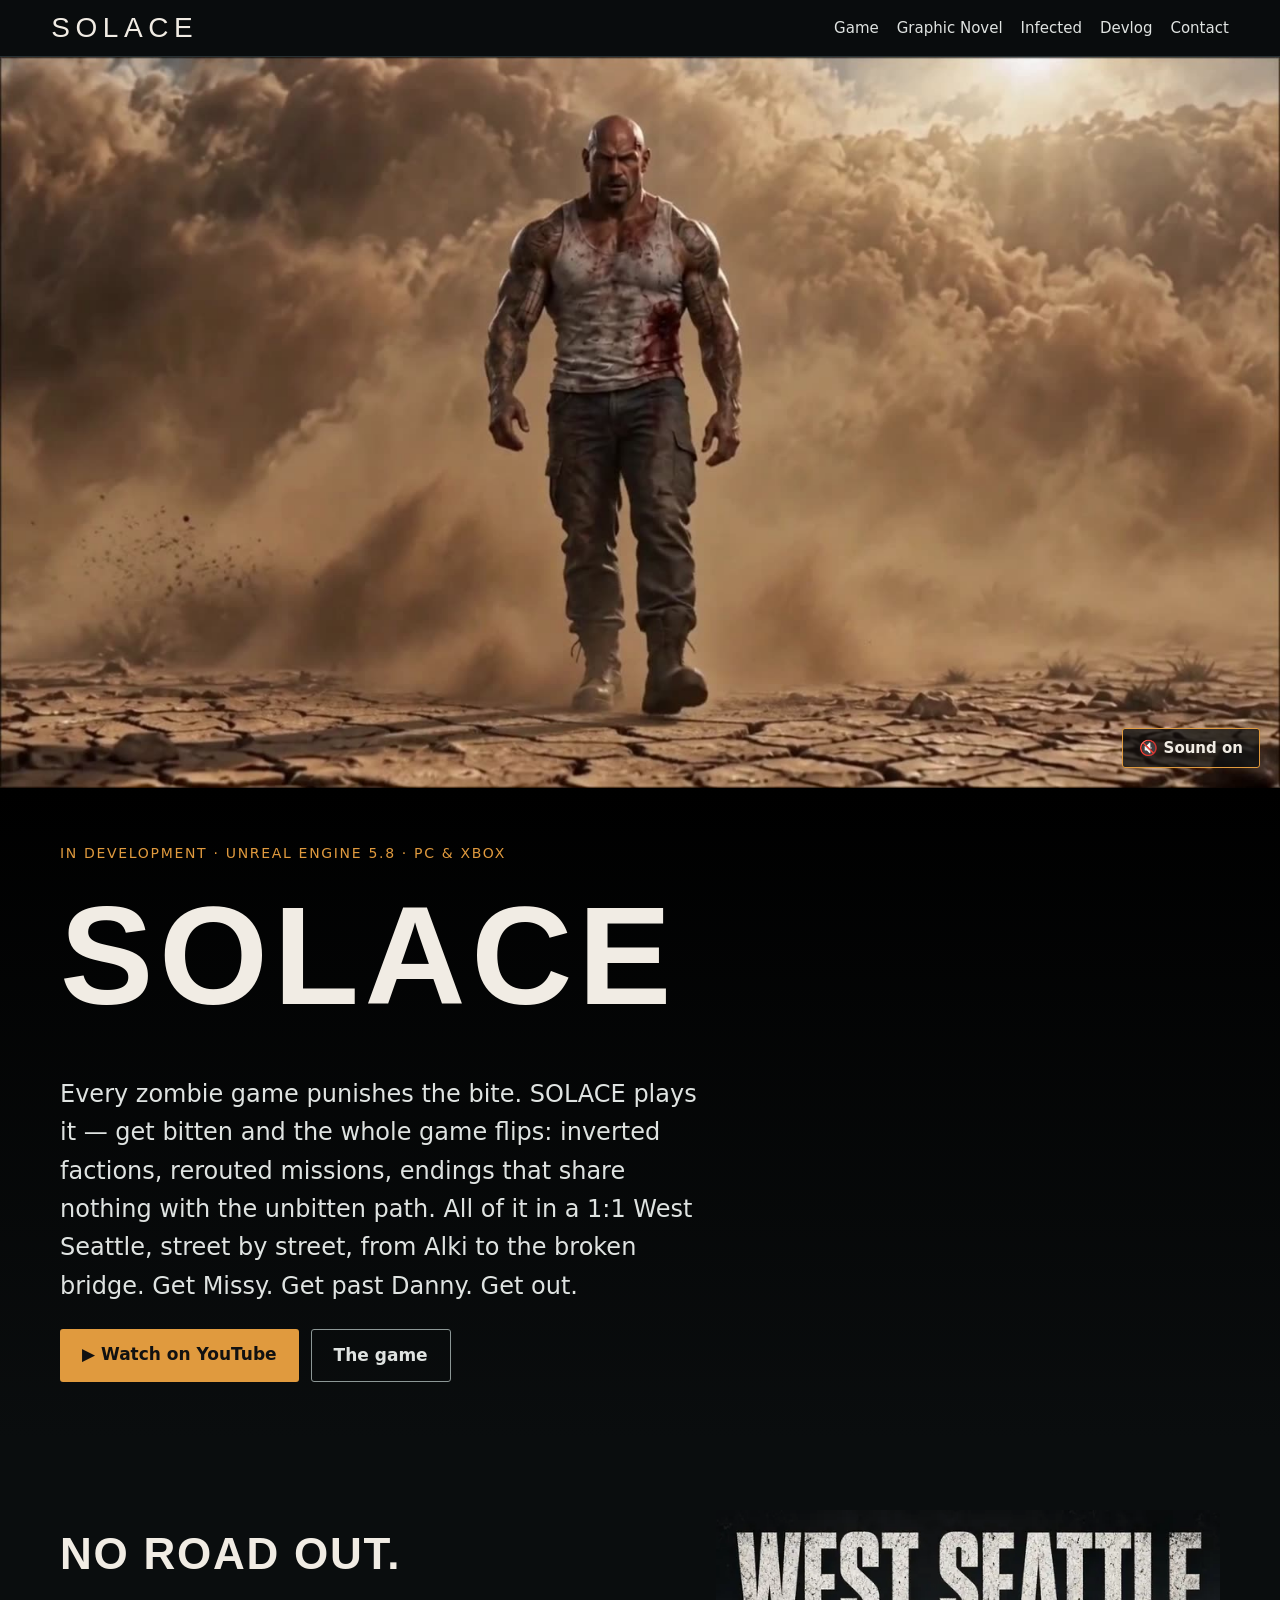
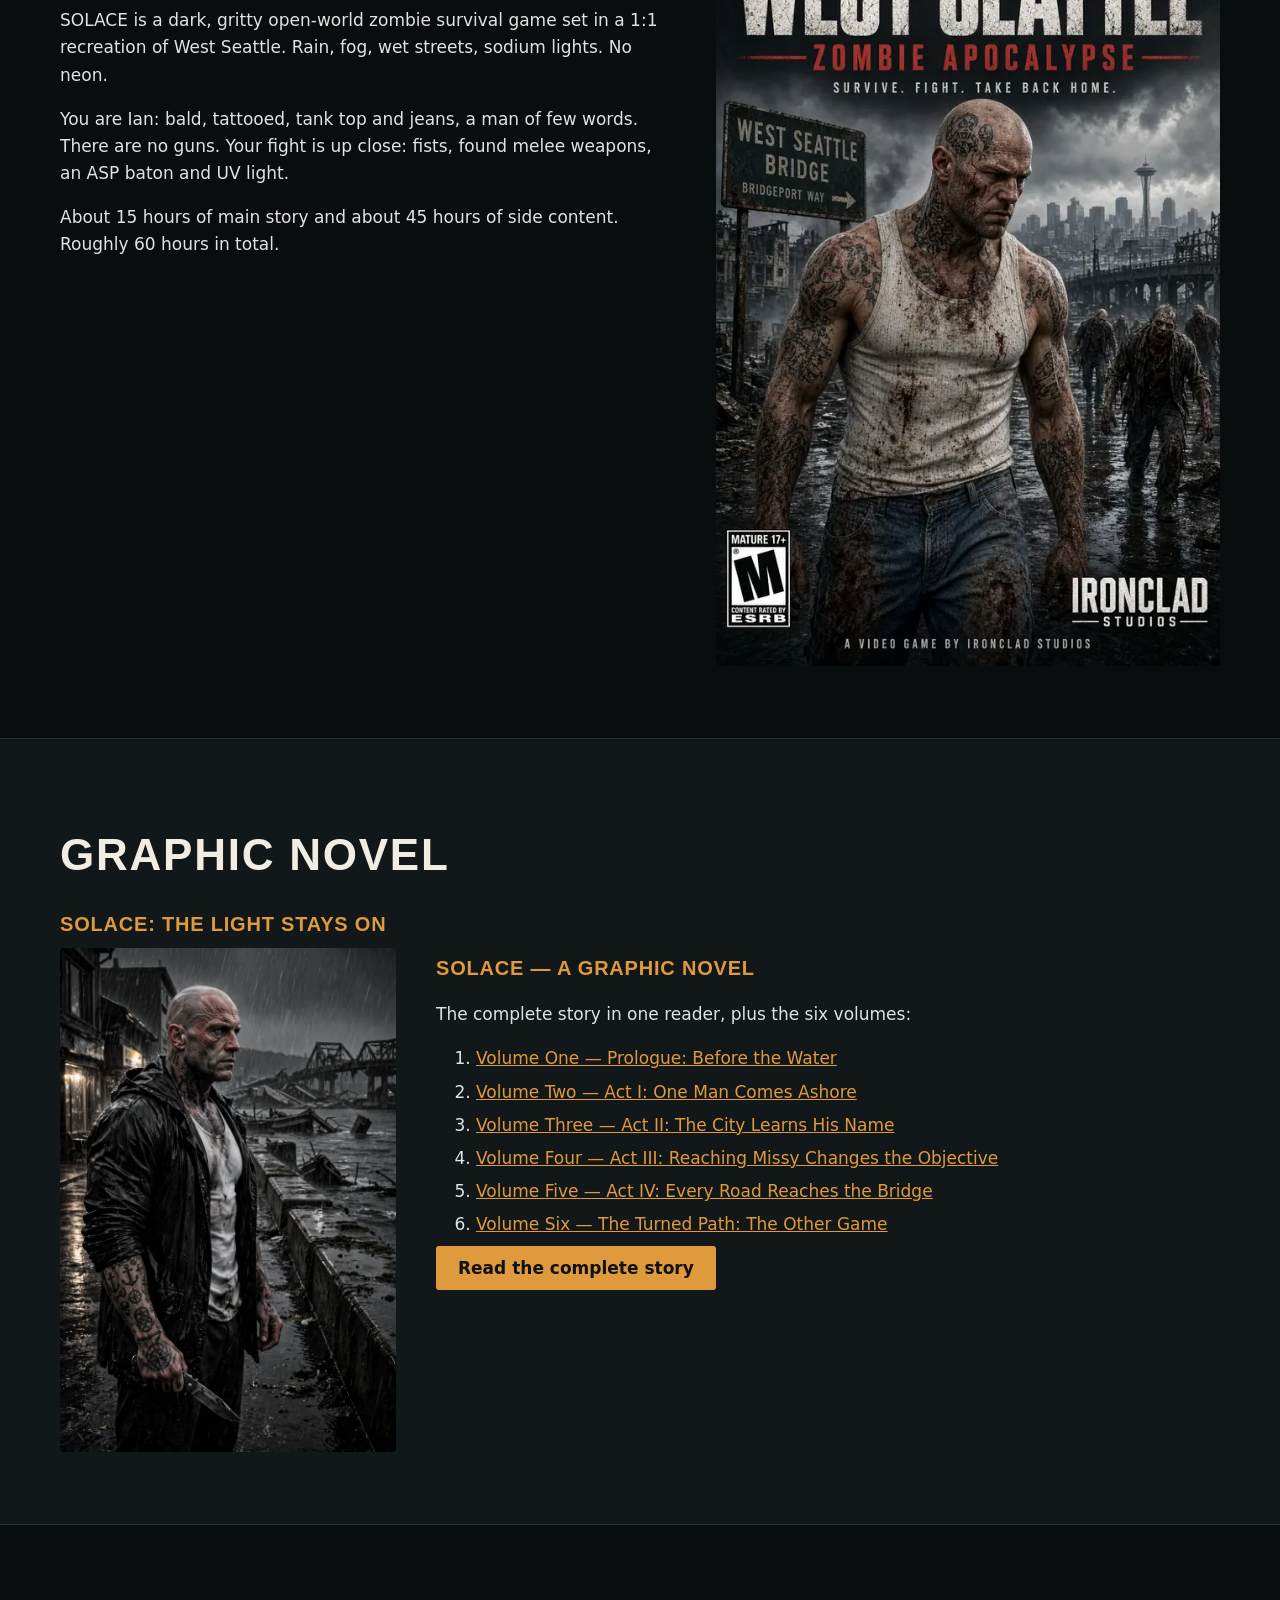
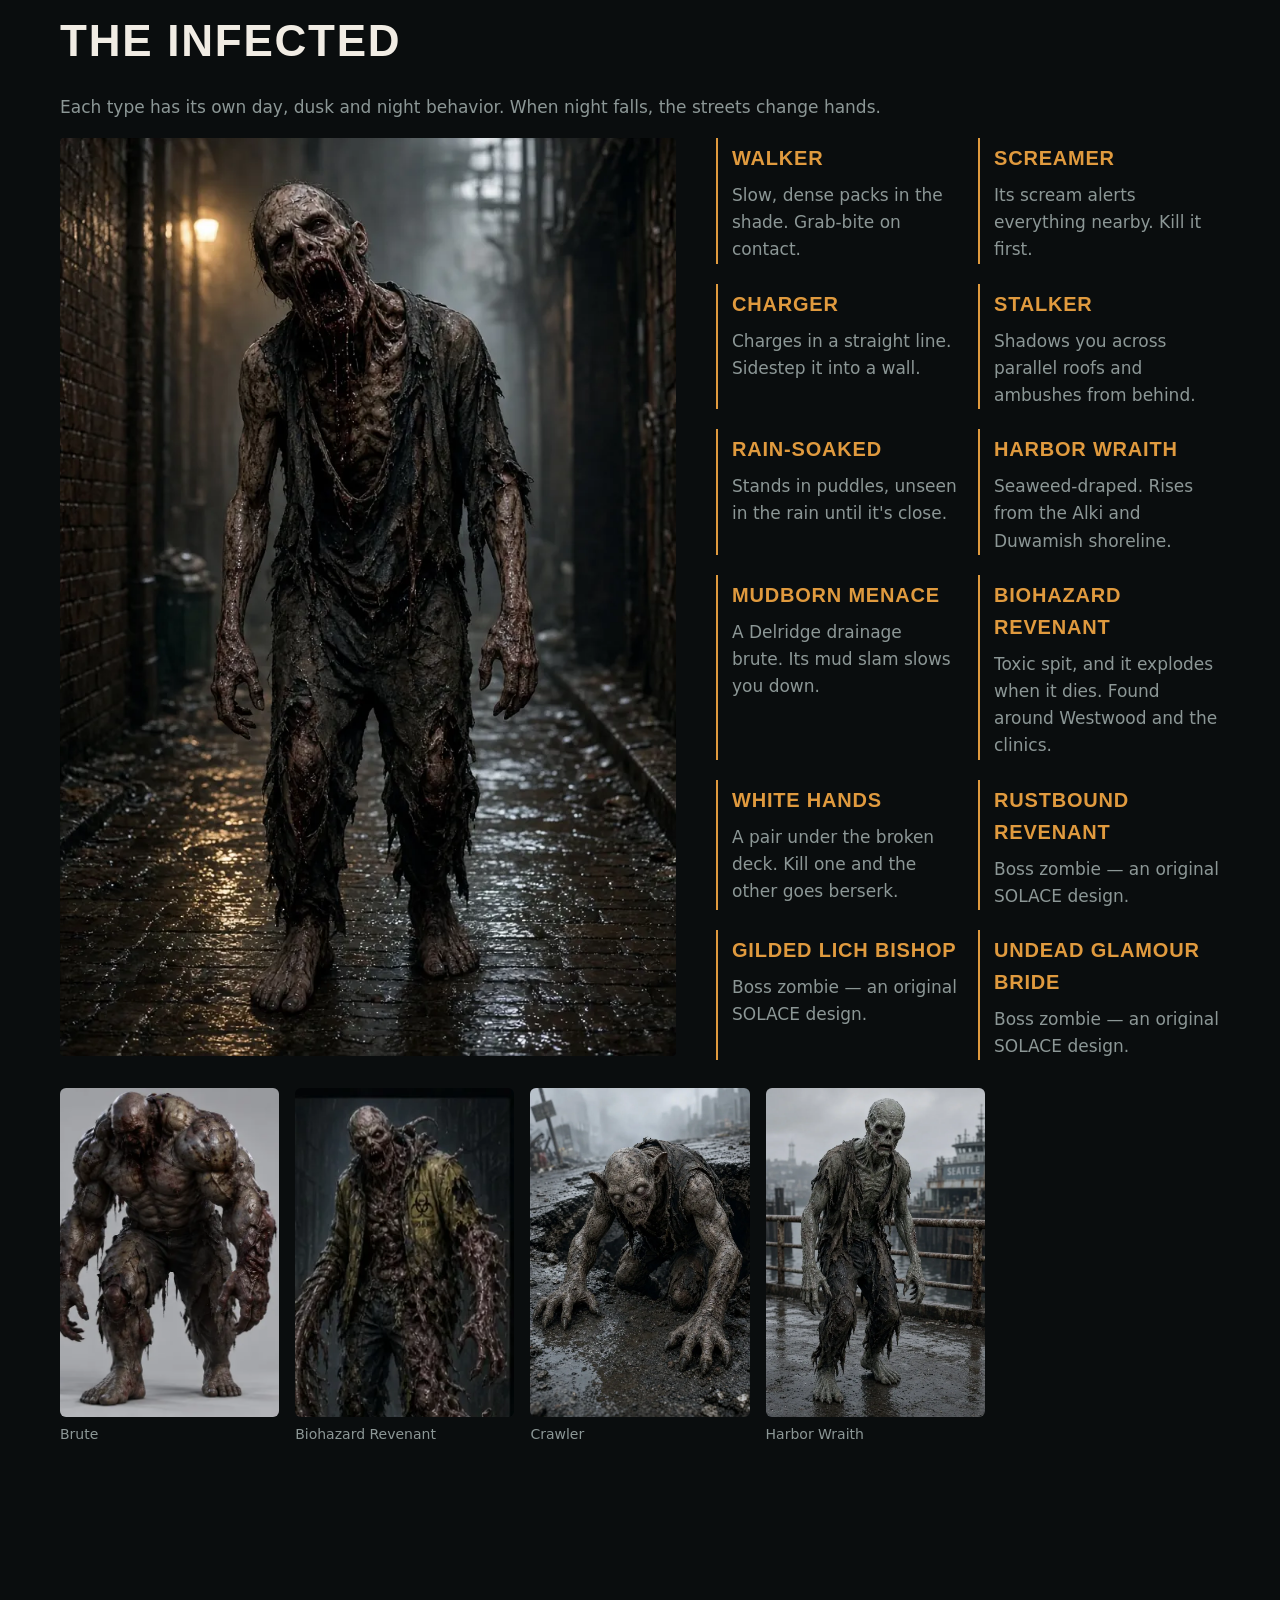
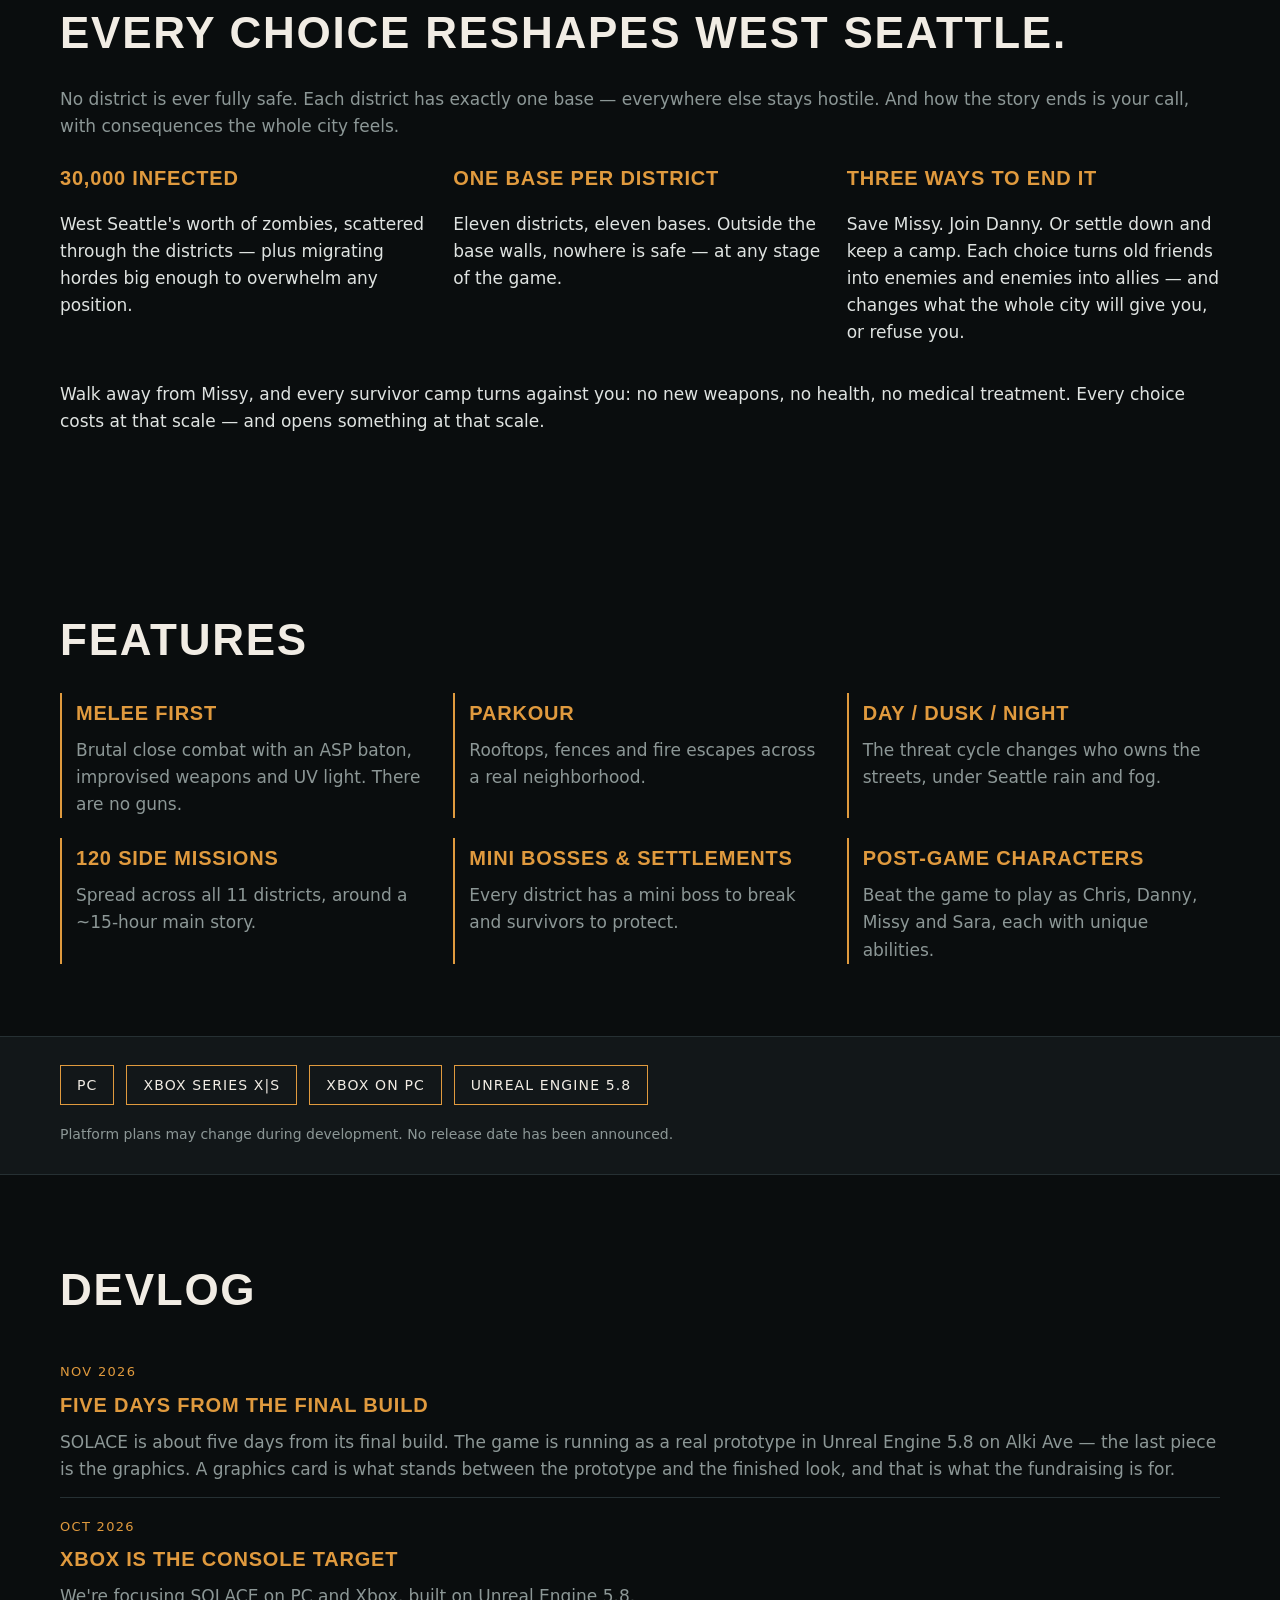
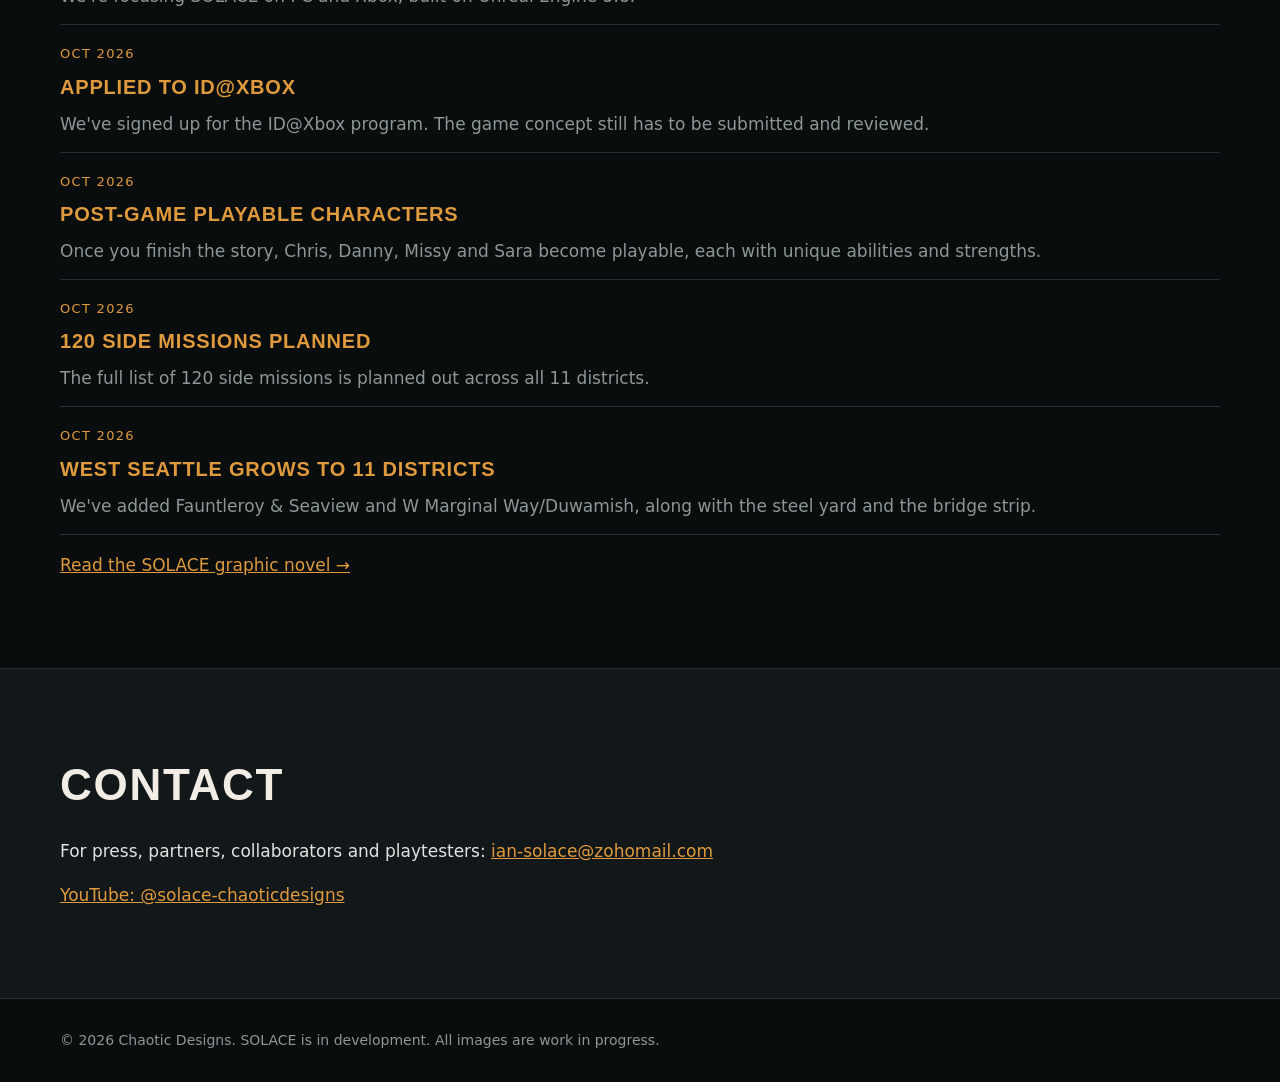
<file: index.html>
<!doctype html><html lang="en"><head><meta charset="utf-8"><meta name="viewport" content="width=device-width,initial-scale=1">
<title>SOLACE — Get Out of West Seattle</title>
<meta name="description" content="SOLACE: a dark open-world zombie survival game set in a 1:1 West Seattle. Built in Unreal Engine 5.8 for PC and Xbox. In development by Chaotic Designs.">
<meta property="og:title" content="SOLACE — Get Out of West Seattle"><meta property="og:image" content="video/teaser-poster.jpg">
<link rel="stylesheet" href="style.css"></head><body>
<header class="nav"><a class="logo" href="#top">SOLACE</a><nav><a href="#about">Game</a><a href="#graphic-novel">Graphic Novel</a><a href="#infected">Infected</a><a href="#news">Devlog</a><a href="#contact">Contact</a></nav></header>
<section id="top" class="vhero"><video id="teaser" autoplay muted loop playsinline preload="auto" poster="video/teaser-poster.jpg"><source src="video/teaser.mp4" type="video/mp4"></video>
<button id="snd" class="snd" type="button" aria-label="Turn sound on">🔇 Sound on</button></section>
<section class="hero2"><div class="wrap"><p class="tag">In development · Unreal Engine 5.8 · PC &amp; Xbox</p><h1>SOLACE</h1><p class="lede">Every zombie game punishes the bite. SOLACE plays it — get bitten and the whole game flips: inverted factions, rerouted missions, endings that share nothing with the unbitten path. All of it in a 1:1 West Seattle, street by street, from Alki to the broken bridge. Get Missy. Get past Danny. Get out.</p>
<div class="btns"><a class="btn" href="https://www.youtube.com/@solace-chaoticdesigns" target="_blank" rel="noopener">▶ Watch on YouTube</a><a class="btn ghost" href="#about">The game</a></div></div></section>

<section id="about" class="wrap split"><div><h2>No road out.</h2>
<p>SOLACE is a dark, gritty open-world zombie survival game set in a 1:1 recreation of West Seattle. Rain, fog, wet streets, sodium lights. No neon.</p>
<p>You are Ian: bald, tattooed, tank top and jeans, a man of few words. There are no guns. Your fight is up close: fists, found melee weapons, an ASP baton and UV light.</p>
<p>About 15 hours of main story and about 45 hours of side content. Roughly 60 hours in total.</p></div>
<img src="img/ian.webp" alt="Ian, SOLACE protagonist render" loading="lazy"></section>

<section id="graphic-novel" class="band"><div class="wrap"><h2>Graphic novel</h2><h3>SOLACE: The Light Stays On</h3>


<div class="split gn"><a href="graphic-novels/condensed.html"><img src="img/gn-cover.webp" loading="lazy" alt="SOLACE — A Graphic Novel cover"></a><div><h3>SOLACE — A Graphic Novel</h3><p>The complete story in one reader, plus the six volumes:</p><ol class="vols"><li><a href="graphic-novels/vol1-prologue.html">Volume One — Prologue: Before the Water</a></li><li><a href="graphic-novels/vol2-act1.html">Volume Two — Act I: One Man Comes Ashore</a></li><li><a href="graphic-novels/vol3-act2.html">Volume Three — Act II: The City Learns His Name</a></li><li><a href="graphic-novels/vol4-act3.html">Volume Four — Act III: Reaching Missy Changes the Objective</a></li><li><a href="graphic-novels/vol5-act4.html">Volume Five — Act IV: Every Road Reaches the Bridge</a></li><li><a href="graphic-novels/vol6-turnedpath.html">Volume Six — The Turned Path: The Other Game</a></li></ol><a class="btn" href="graphic-novels/condensed.html">Read the complete story</a></div></div></div></section>

<section id="infected"><div class="wrap"><h2>The infected</h2><p class="sub">Each type has its own day, dusk and night behavior. When night falls, the streets change hands.</p>
<div class="split"><img src="img/z-walker.webp" loading="lazy" alt="Walker: a skinny, screaming infected lunging out of a West Seattle brick alley"><div class="grid two mons">
<div><h3>Walker</h3><p>Slow, dense packs in the shade. Grab-bite on contact.</p></div>
<div><h3>Screamer</h3><p>Its scream alerts everything nearby. Kill it first.</p></div>
<div><h3>Charger</h3><p>Charges in a straight line. Sidestep it into a wall.</p></div>
<div><h3>Stalker</h3><p>Shadows you across parallel roofs and ambushes from behind.</p></div>
<div><h3>Rain-Soaked</h3><p>Stands in puddles, unseen in the rain until it's close.</p></div>
<div><h3>Harbor Wraith</h3><p>Seaweed-draped. Rises from the Alki and Duwamish shoreline.</p></div>
<div><h3>Mudborn Menace</h3><p>A Delridge drainage brute. Its mud slam slows you down.</p></div>
<div><h3>Biohazard Revenant</h3><p>Toxic spit, and it explodes when it dies. Found around Westwood and the clinics.</p></div>
<div><h3>White Hands</h3><p>A pair under the broken deck. Kill one and the other goes berserk.</p></div>
<div><h3>Rustbound Revenant</h3><p>Boss zombie — an original SOLACE design.</p></div>
<div><h3>Gilded Lich Bishop</h3><p>Boss zombie — an original SOLACE design.</p></div>
<div><h3>Undead Glamour Bride</h3><p>Boss zombie — an original SOLACE design.</p></div></div></div>
<div class="zgal wide"><figure><img src="img/z-giant.webp" loading="lazy" alt="Brute: a huge, hulking muscular infected"><figcaption>Brute</figcaption></figure><figure><img src="img/z-biohazard.webp" loading="lazy" alt="Biohazard Revenant: a mutated infected in a torn yellow biohazard jacket with tendrils"><figcaption>Biohazard Revenant</figcaption></figure><figure><img src="img/z-crawler.webp" loading="lazy" alt="Crawler: a pale-eyed gray infected dragging itself out of cracked asphalt"><figcaption>Crawler</figcaption></figure><figure><img src="img/z-drowned.webp" loading="lazy" alt="Harbor Wraith: a drowned gray infected on a pier, a Seattle ferry behind it"><figcaption>Harbor Wraith</figcaption></figure></div></div></section>

<section id="choices" class="wrap"><h2>Every choice reshapes West Seattle.</h2><p class="sub">No district is ever fully safe. Each district has exactly one base — everywhere else stays hostile. And how the story ends is your call, with consequences the whole city feels.</p>
<div class="grid three">
<div><h3>30,000 infected</h3><p>West Seattle's worth of zombies, scattered through the districts — plus migrating hordes big enough to overwhelm any position.</p></div>
<div><h3>One base per district</h3><p>Eleven districts, eleven bases. Outside the base walls, nowhere is safe — at any stage of the game.</p></div>
<div><h3>Three ways to end it</h3><p>Save Missy. Join Danny. Or settle down and keep a camp. Each choice turns old friends into enemies and enemies into allies — and changes what the whole city will give you, or refuse you.</p></div></div>
<p>Walk away from Missy, and every survivor camp turns against you: no new weapons, no health, no medical treatment. Every choice costs at that scale — and opens something at that scale.</p></section>

<section id="features" class="wrap"><h2>Features</h2><div class="grid three feat">
<div><h3>Melee first</h3><p>Brutal close combat with an ASP baton, improvised weapons and UV light. There are no guns.</p></div>
<div><h3>Parkour</h3><p>Rooftops, fences and fire escapes across a real neighborhood.</p></div>
<div><h3>Day / dusk / night</h3><p>The threat cycle changes who owns the streets, under Seattle rain and fog.</p></div>
<div><h3>120 side missions</h3><p>Spread across all 11 districts, around a ~15-hour main story.</p></div>
<div><h3>Mini bosses &amp; settlements</h3><p>Every district has a mini boss to break and survivors to protect.</p></div>
<div><h3>Post-game characters</h3><p>Beat the game to play as Chris, Danny, Missy and Sara, each with unique abilities.</p></div></div></section>

<section id="platforms" class="band slim"><div class="wrap plat"><span>PC</span><span>Xbox Series X|S</span><span>Xbox on PC</span><span>Unreal Engine 5.8</span><p>Platform plans may change during development. No release date has been announced.</p></div></section>

<section id="news" class="wrap"><h2>Devlog</h2><div class="news">
<article><time>Nov 2026</time><h3>Five days from the final build</h3><p>SOLACE is about five days from its final build. The game is running as a real prototype in Unreal Engine 5.8 on Alki Ave — the last piece is the graphics. A graphics card is what stands between the prototype and the finished look, and that is what the fundraising is for.</p></article>
<article><time>Oct 2026</time><h3>Xbox is the console target</h3><p>We're focusing SOLACE on PC and Xbox, built on Unreal Engine 5.8.</p></article>
<article><time>Oct 2026</time><h3>Applied to ID@Xbox</h3><p>We've signed up for the ID@Xbox program. The game concept still has to be submitted and reviewed.</p></article>
<article><time>Oct 2026</time><h3>Post-game playable characters</h3><p>Once you finish the story, Chris, Danny, Missy and Sara become playable, each with unique abilities and strengths.</p></article>
<article><time>Oct 2026</time><h3>120 side missions planned</h3><p>The full list of 120 side missions is planned out across all 11 districts.</p></article>
<article><time>Oct 2026</time><h3>West Seattle grows to 11 districts</h3><p>We've added Fauntleroy &amp; Seaview and W Marginal Way/Duwamish, along with the steel yard and the bridge strip.</p></article></div>
<p><a href="#graphic-novel">Read the SOLACE graphic novel →</a></p></section>

<section id="contact" class="band"><div class="wrap"><h2>Contact</h2><p>For press, partners, collaborators and playtesters: <a href="mailto:ian-solace@zohomail.com">ian-solace@zohomail.com</a></p><p><a href="https://www.youtube.com/@solace-chaoticdesigns" target="_blank" rel="noopener">YouTube: @solace-chaoticdesigns</a></p></div></section>
<footer class="wrap">© 2026 Chaotic Designs. SOLACE is in development. All images are work in progress.</footer>
<script>const v=document.getElementById('teaser'),b=document.getElementById('snd');b.onclick=()=>{v.muted=!v.muted;if(!v.muted){v.currentTime=0;v.play()}b.textContent=v.muted?'🔇 Sound on':'🔊 Sound off';b.setAttribute('aria-label',v.muted?'Turn sound on':'Turn sound off')};</script>
</body></html>
</file>
<file: style.css>
:root{--bg:#0a0d0e;--bg2:#121719;--ink:#dfe3e1;--mut:#8c9796;--amber:#e09a3e;--line:#263033}
*{box-sizing:border-box}html{scroll-behavior:smooth}body{margin:0;background:var(--bg);color:var(--ink);font:17px/1.6 system-ui,-apple-system,"Segoe UI",sans-serif}
a{color:var(--amber)}img{width:100%;display:block;border-radius:4px}.wrap{width:min(1160px,92%);margin:auto}
section{padding:72px 0}.band{background:var(--bg2);border-block:1px solid var(--line)}.slim{padding:28px 0}
h1,h2,h3{font-family:Impact,"Arial Narrow",sans-serif;letter-spacing:.04em;text-transform:uppercase;margin:.2em 0 .4em}
h2{font-size:clamp(28px,4vw,44px);color:#f1ece4}h3{font-size:20px;color:var(--amber)}.sub,.note,figcaption{color:var(--mut)}figcaption{font-size:14px;margin-top:6px}figure{margin:0}
.nav{position:sticky;top:0;z-index:9;display:flex;justify-content:space-between;align-items:center;padding:12px 4%;background:rgba(10,13,14,.92);border-bottom:1px solid var(--line)}
.logo{font:28px Impact,sans-serif;letter-spacing:.2em;color:#f1ece4;text-decoration:none}.nav nav a{color:var(--ink);text-decoration:none;margin-left:18px;font-size:15px}.nav nav a:hover{color:var(--amber)}
.hero h1{font-size:clamp(72px,14vw,170px);line-height:.9;color:#f1ece4;text-shadow:0 4px 30px #000}.tag{color:var(--amber);text-transform:uppercase;letter-spacing:.12em;font-size:14px}.lede{font-size:clamp(18px,2.2vw,24px);max-width:640px}
.btns{display:flex;gap:12px;flex-wrap:wrap;margin-top:20px}.btn{background:var(--amber);color:#111;padding:12px 22px;text-decoration:none;font-weight:700;border-radius:3px}.btn.ghost{background:none;color:var(--ink);border:1px solid var(--mut)}
.split{display:grid;grid-template-columns:1.1fr .9fr;gap:40px;align-items:start}.split.map{grid-template-columns:.9fr 1.1fr}
.grid{display:grid;gap:20px}.three{grid-template-columns:repeat(3,1fr)}.two{grid-template-columns:repeat(2,1fr)}.maps{grid-template-columns:repeat(3,1fr);margin:24px 0}.shots{margin-top:12px}
.cards{grid-template-columns:repeat(4,1fr)}.cards article{background:var(--bg2);border:1px solid var(--line);padding:10px 10px 16px;border-radius:4px}.cards img{aspect-ratio:1;object-fit:cover}.cards .txt{display:flex;flex-direction:column;justify-content:center;border-left:3px solid var(--amber)}
.dlist{margin:0;padding-left:22px}.dlist li{margin:6px 0;color:var(--mut)}.dlist b{color:var(--ink)}
.mons div,.feat div{border-left:2px solid var(--amber);padding-left:14px}.mons p,.feat p{margin:0;color:var(--mut)}.wide{margin-top:28px}
.plat{display:flex;flex-wrap:wrap;gap:12px;align-items:center}.plat span{border:1px solid var(--amber);color:#f1ece4;padding:8px 16px;text-transform:uppercase;letter-spacing:.08em;font-size:14px}.plat p{flex-basis:100%;color:var(--mut);margin:6px 0 0;font-size:14px}
.news article{border-bottom:1px solid var(--line);padding:14px 0}.news time{color:var(--amber);font-size:13px;letter-spacing:.1em;text-transform:uppercase}.news p{margin:0;color:var(--mut)}
footer{padding:30px 0;color:var(--mut);font-size:14px}
@media(max-width:860px){.split,.split.map{grid-template-columns:1fr}.three,.maps{grid-template-columns:1fr 1fr}.cards{grid-template-columns:1fr 1fr}.nav nav{display:none}.two{grid-template-columns:1fr}}
@media(max-width:480px){.maps,.three{grid-template-columns:1fr}}
.issues{grid-template-columns:repeat(6,1fr);margin:24px 0 48px}.issues article p{color:var(--mut);font-size:14px;margin:4px 0 8px}.issues a{font-size:14px}.issues img{aspect-ratio:360/550;object-fit:cover}.split.gn{grid-template-columns:.6fr 1.4fr}.vols li{margin:6px 0}@media(max-width:860px){.issues{grid-template-columns:repeat(2,1fr)}.split.gn{grid-template-columns:1fr}}
.vhero{position:relative;padding:0;background:#000;line-height:0}.vhero video{width:100%;max-height:88vh;aspect-ratio:1890/1080;object-fit:cover;display:block}.snd{position:absolute;right:20px;bottom:20px;line-height:1.2;background:rgba(10,13,14,.75);color:#f1ece4;border:1px solid var(--amber);padding:10px 16px;font:600 15px system-ui;border-radius:3px;cursor:pointer}.hero2{padding:40px 0 56px;background:linear-gradient(180deg,#000,var(--bg))}.hero2 h1{font-size:clamp(64px,11vw,140px);line-height:.9;color:#f1ece4}

.zgal{display:grid;grid-template-columns:repeat(5,1fr);gap:16px}.zgal img{width:100%;aspect-ratio:2/3;object-fit:cover;object-position:top;border-radius:6px}@media(max-width:860px){.zgal{grid-template-columns:1fr 1fr}}
</file>
